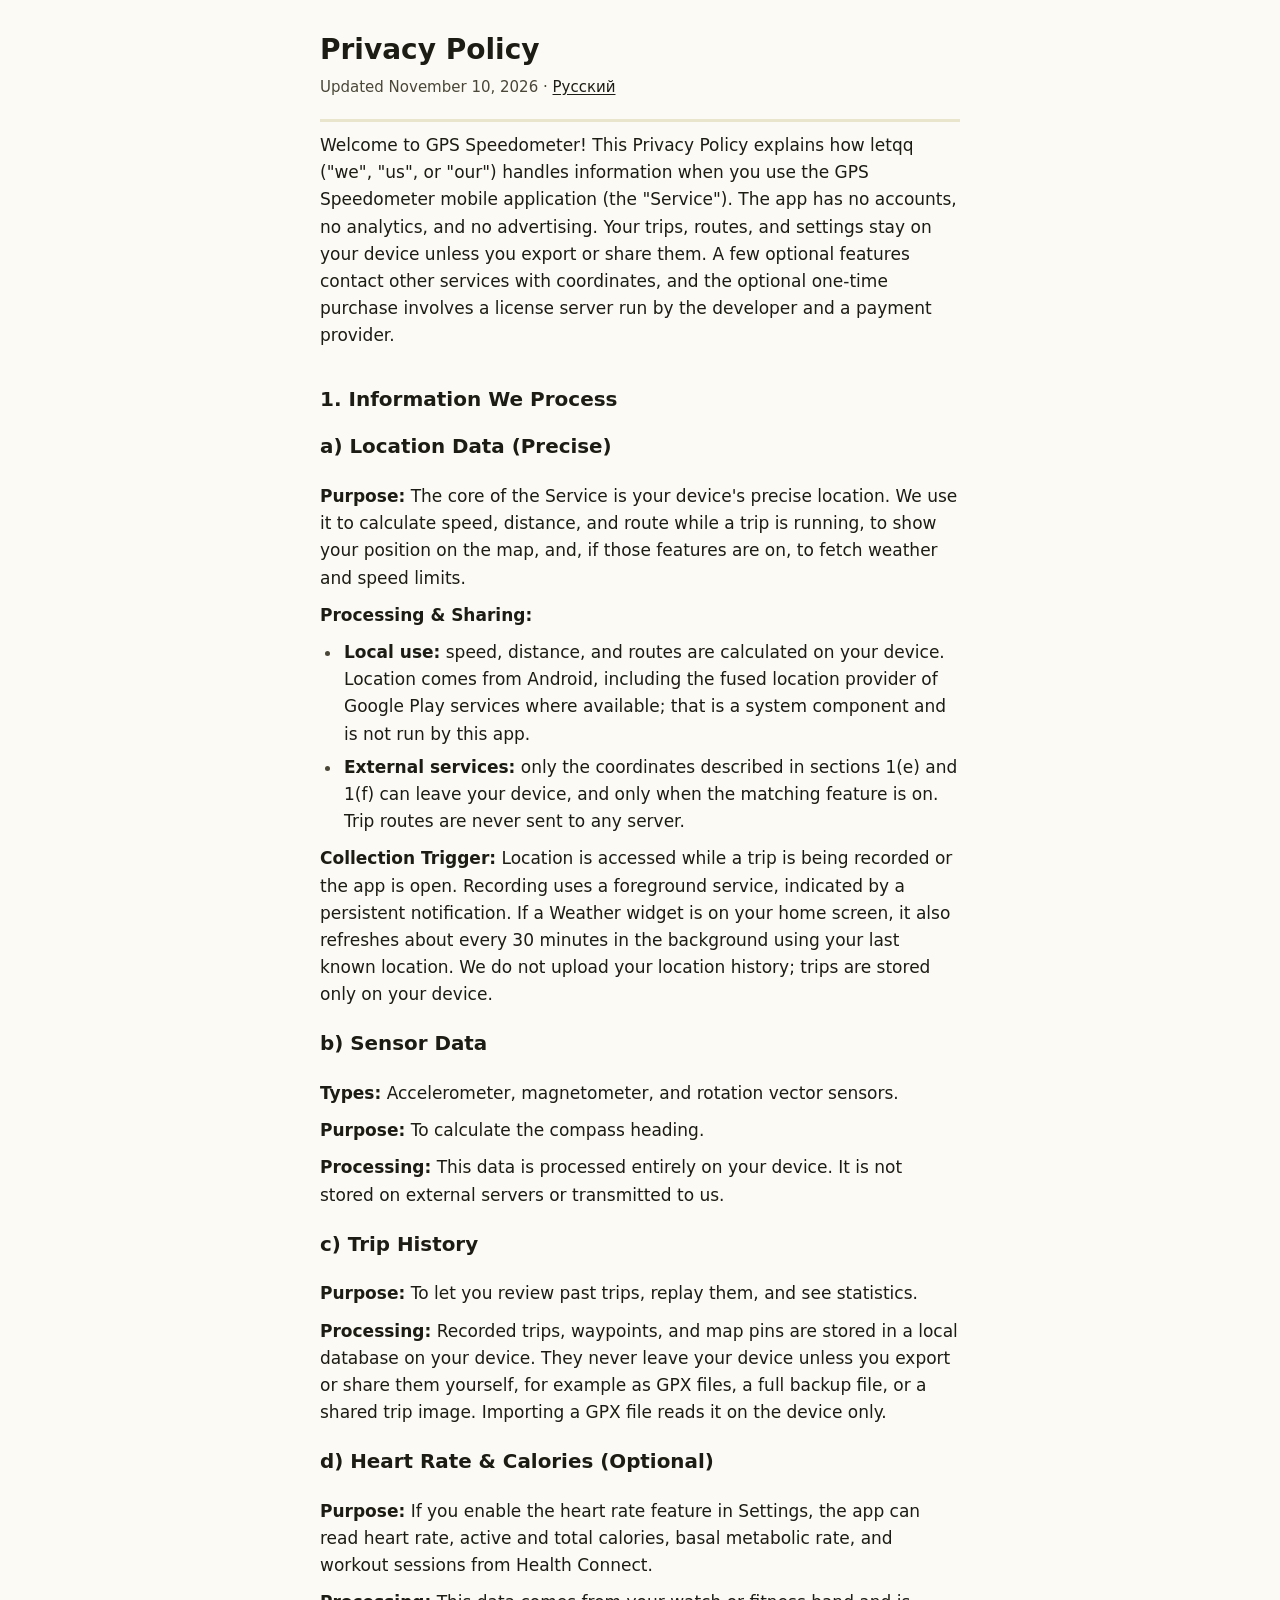
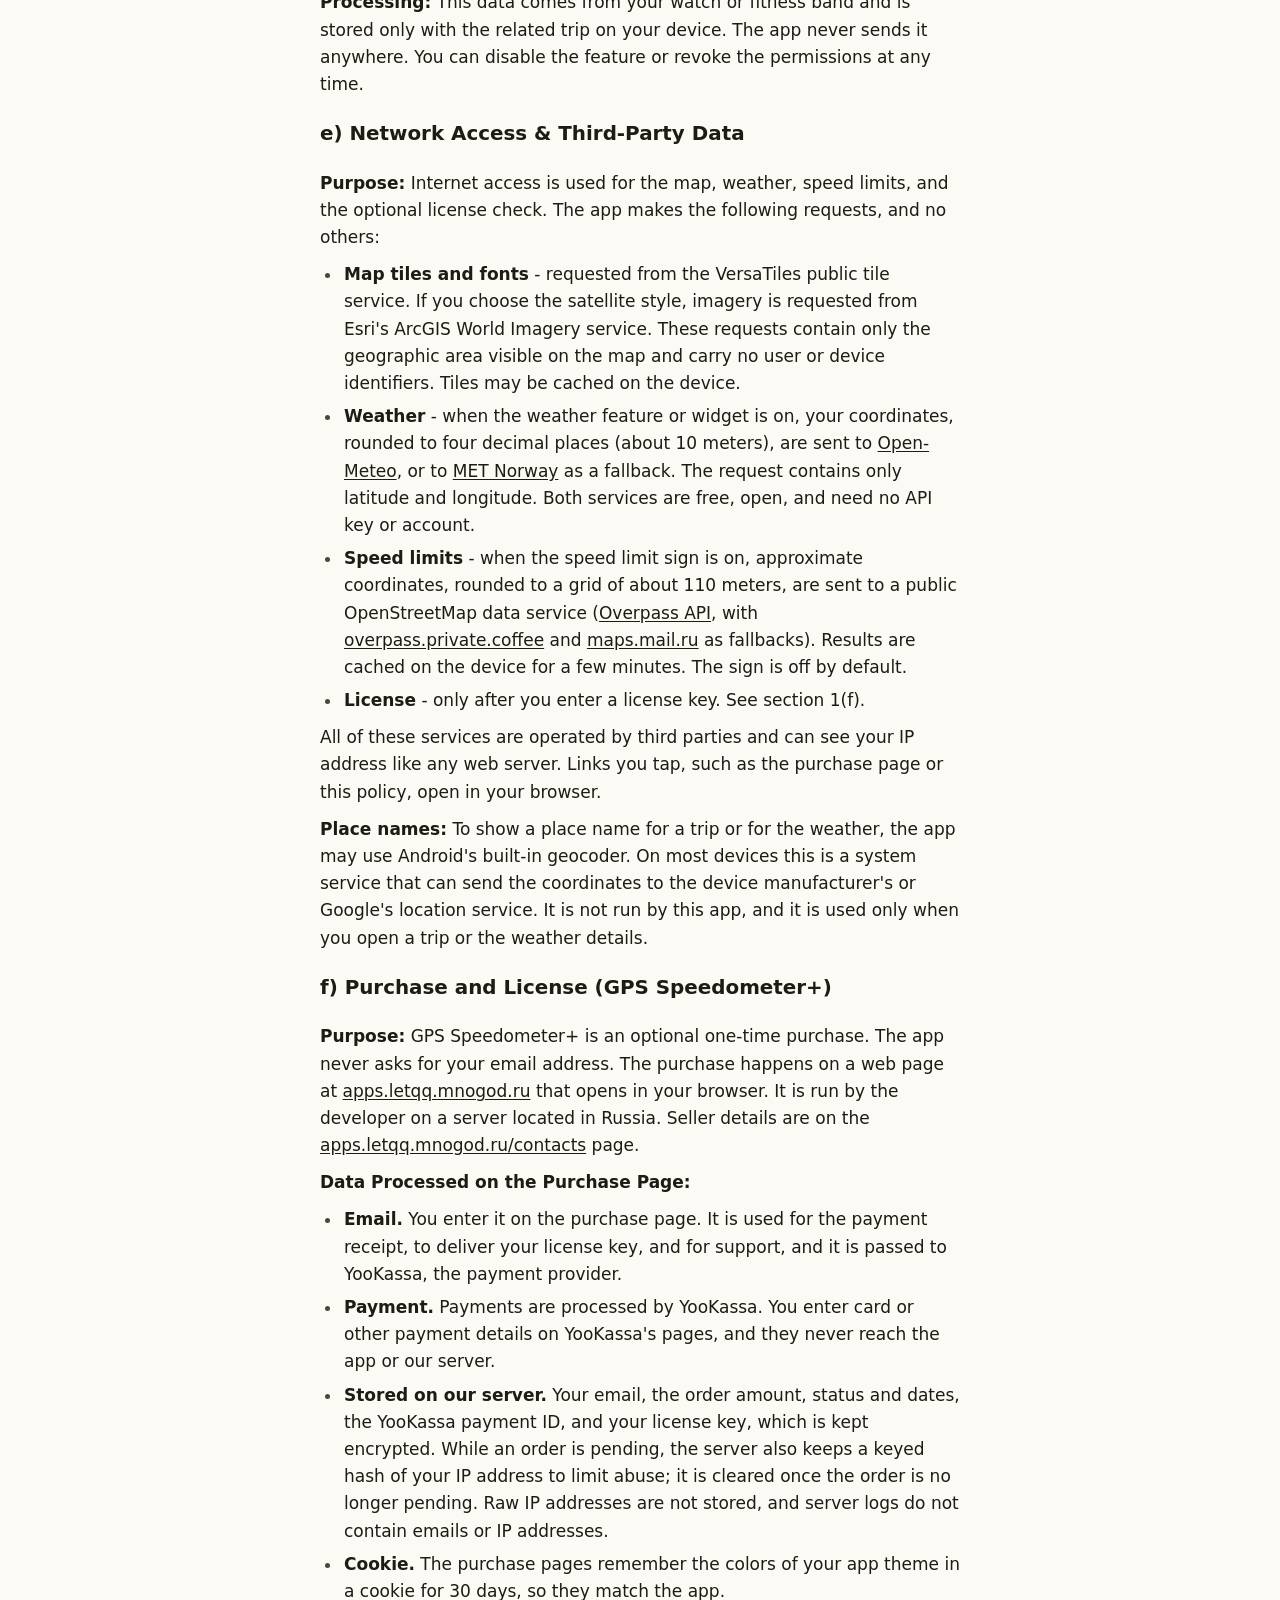
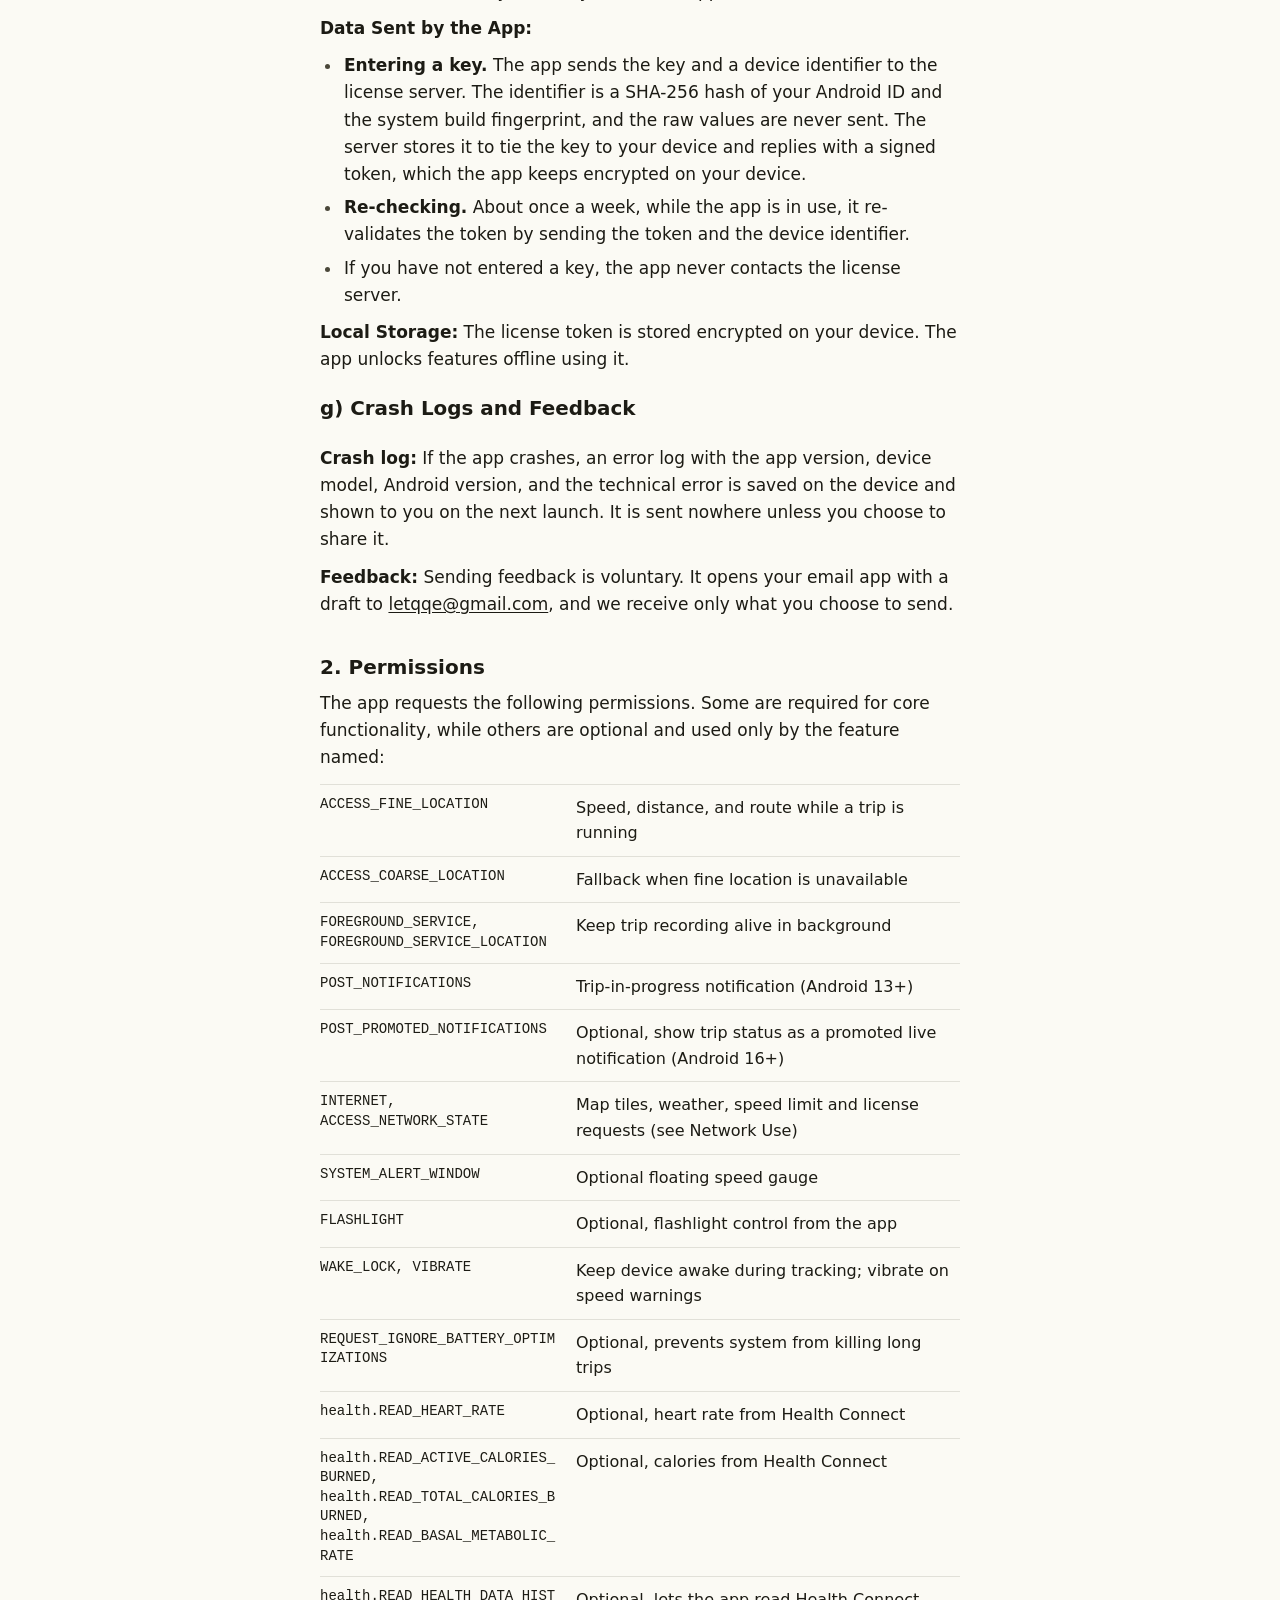
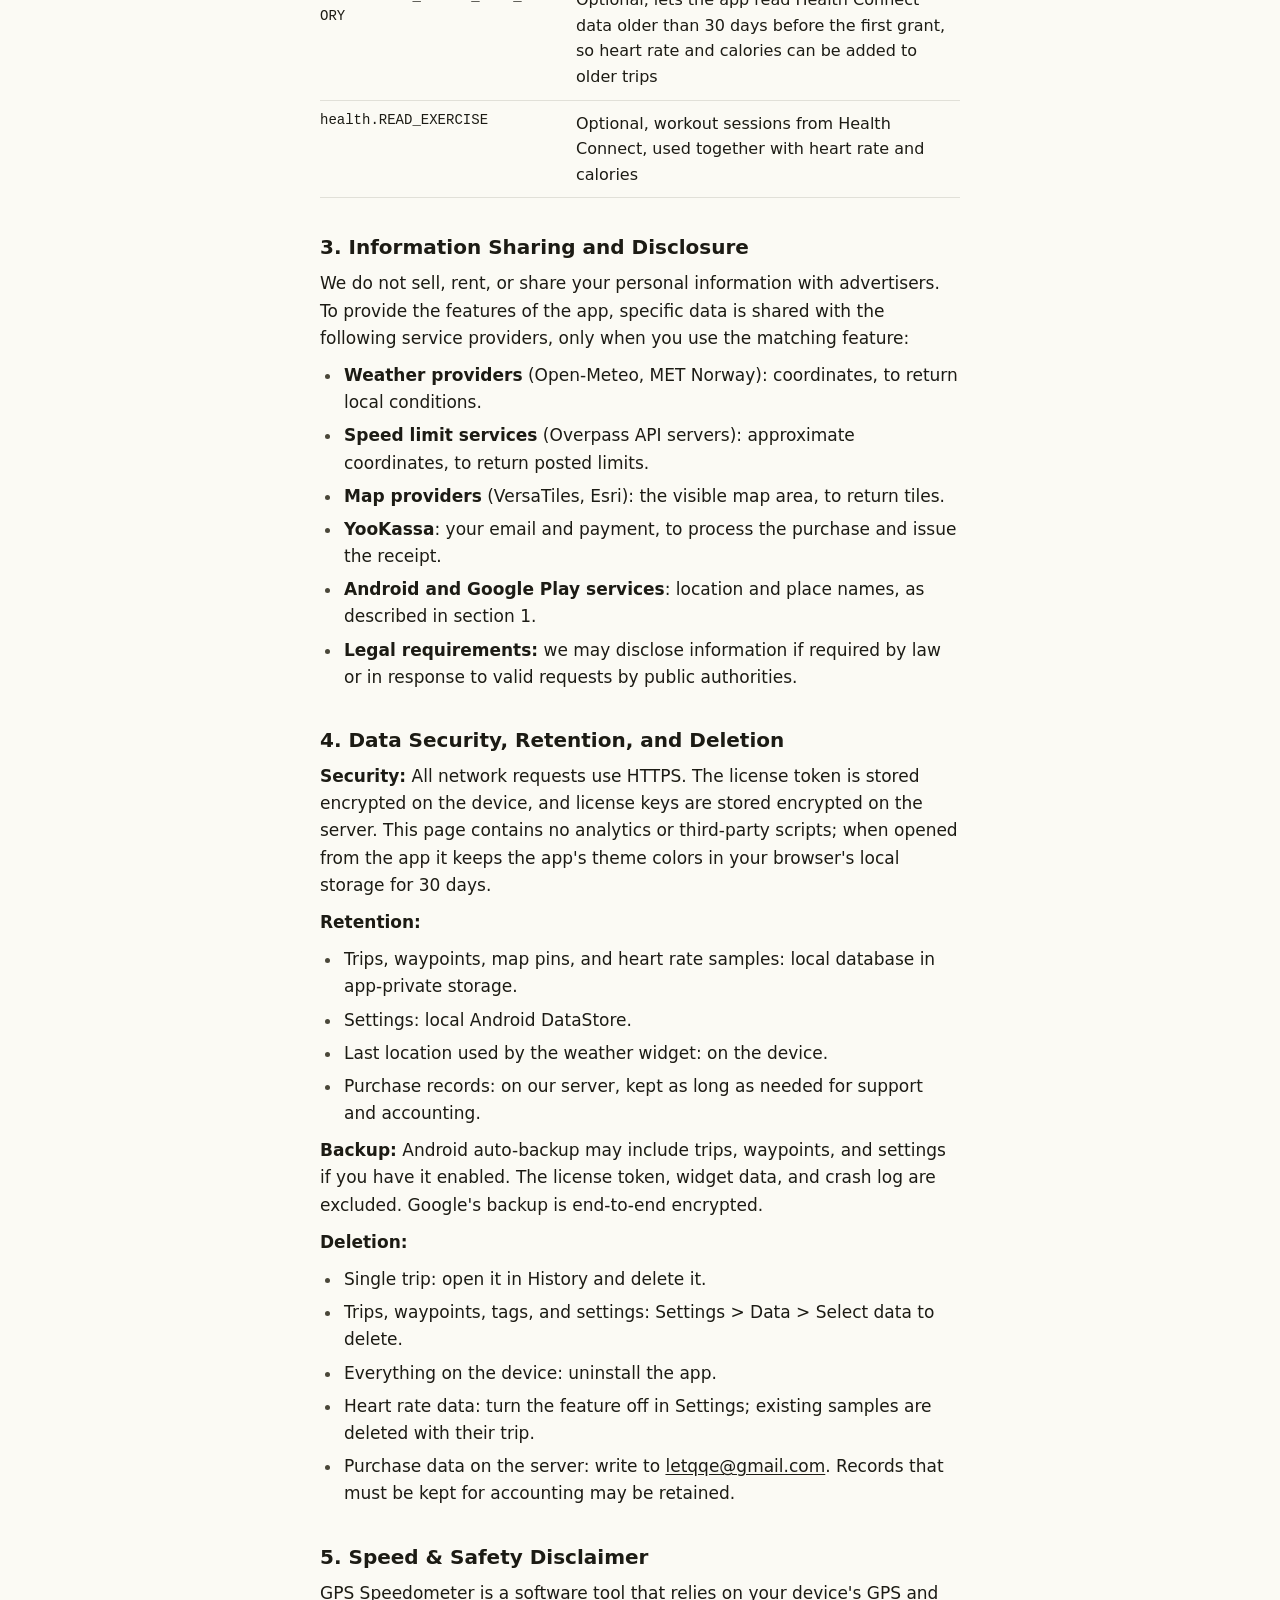
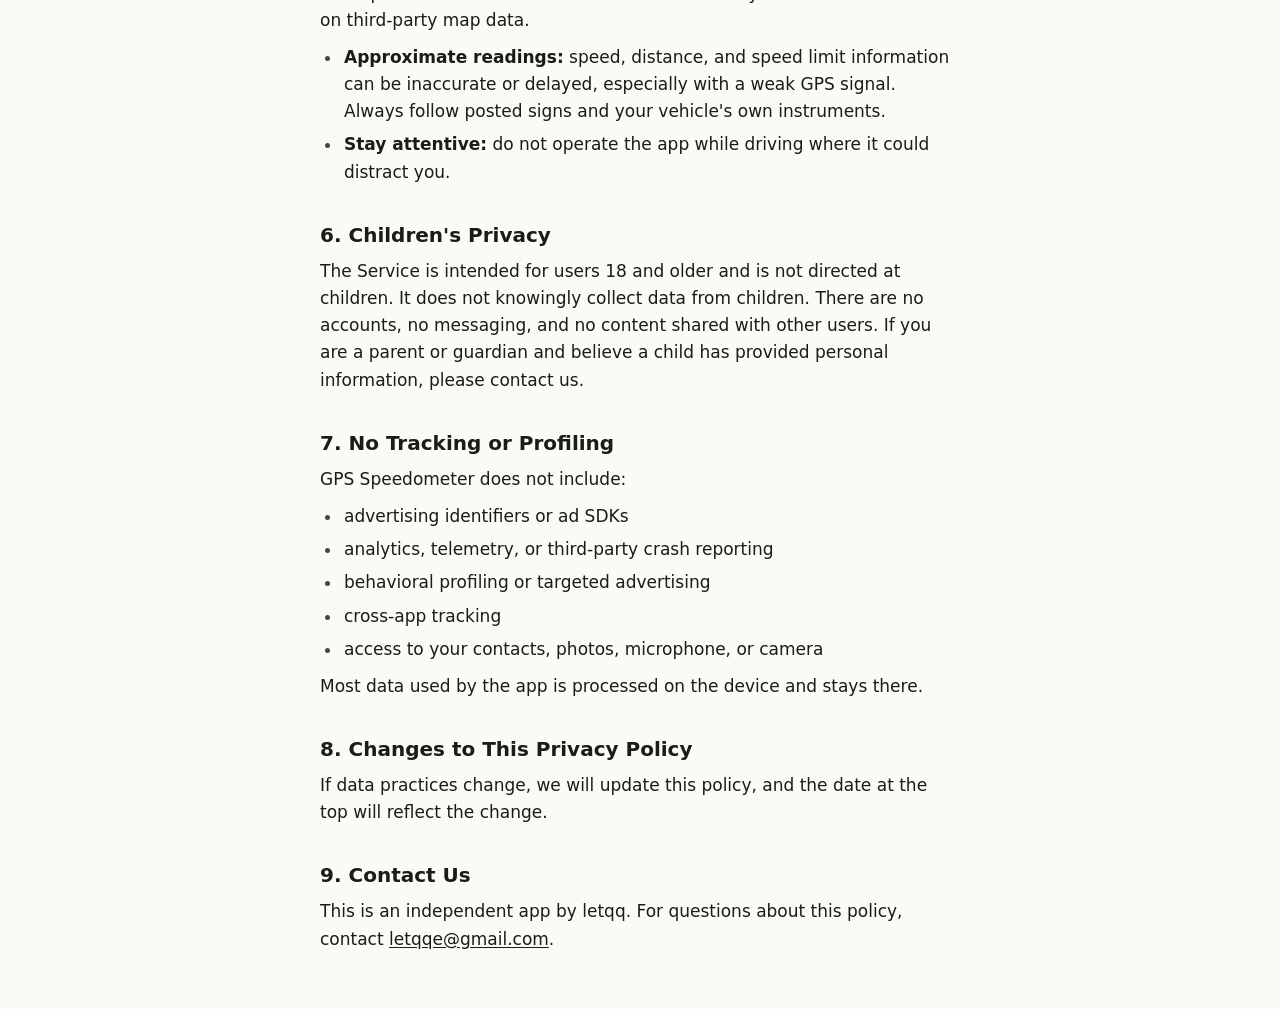
<file: index.html>
<!DOCTYPE html>
<html lang="en">
<head>
<meta charset="utf-8">
<meta name="viewport" content="width=device-width, initial-scale=1, viewport-fit=cover">
<meta name="color-scheme" content="light dark">
<meta name="theme-color" content="#635f48">
<title>Privacy Policy - GPS Speedometer</title>
<link rel="icon" type="image/png" href="favicon.png">
<link rel="stylesheet" href="style.css">
<script src="theme.js"></script>
</head>
<body>
<main>
<header>
<h1>Privacy Policy</h1>
<p class="meta">Updated November 10, 2026 · <a href="ru/" hreflang="ru">Русский</a></p>
</header>

<p>Welcome to GPS Speedometer! This Privacy Policy explains how letqq ("we", "us", or "our") handles information when you use the GPS Speedometer mobile application (the "Service"). The app has no accounts, no analytics, and no advertising. Your trips, routes, and settings stay on your device unless you export or share them. A few optional features contact other services with coordinates, and the optional one-time purchase involves a license server run by the developer and a payment provider.</p>

<section>
<h2>1. Information We Process</h2>
<h3>a) Location Data (Precise)</h3>
<p><strong>Purpose:</strong> The core of the Service is your device's precise location. We use it to calculate speed, distance, and route while a trip is running, to show your position on the map, and, if those features are on, to fetch weather and speed limits.</p>
<p><strong>Processing &amp; Sharing:</strong></p>
<ul>
<li><strong>Local use:</strong> speed, distance, and routes are calculated on your device. Location comes from Android, including the fused location provider of Google Play services where available; that is a system component and is not run by this app.</li>
<li><strong>External services:</strong> only the coordinates described in sections 1(e) and 1(f) can leave your device, and only when the matching feature is on. Trip routes are never sent to any server.</li>
</ul>
<p><strong>Collection Trigger:</strong> Location is accessed while a trip is being recorded or the app is open. Recording uses a foreground service, indicated by a persistent notification. If a Weather widget is on your home screen, it also refreshes about every 30 minutes in the background using your last known location. We do not upload your location history; trips are stored only on your device.</p>
<h3>b) Sensor Data</h3>
<p><strong>Types:</strong> Accelerometer, magnetometer, and rotation vector sensors.</p>
<p><strong>Purpose:</strong> To calculate the compass heading.</p>
<p><strong>Processing:</strong> This data is processed entirely on your device. It is not stored on external servers or transmitted to us.</p>
<h3>c) Trip History</h3>
<p><strong>Purpose:</strong> To let you review past trips, replay them, and see statistics.</p>
<p><strong>Processing:</strong> Recorded trips, waypoints, and map pins are stored in a local database on your device. They never leave your device unless you export or share them yourself, for example as GPX files, a full backup file, or a shared trip image. Importing a GPX file reads it on the device only.</p>
<h3>d) Heart Rate &amp; Calories (Optional)</h3>
<p><strong>Purpose:</strong> If you enable the heart rate feature in Settings, the app can read heart rate, active and total calories, basal metabolic rate, and workout sessions from Health Connect.</p>
<p><strong>Processing:</strong> This data comes from your watch or fitness band and is stored only with the related trip on your device. The app never sends it anywhere. You can disable the feature or revoke the permissions at any time.</p>
<h3>e) Network Access &amp; Third-Party Data</h3>
<p><strong>Purpose:</strong> Internet access is used for the map, weather, speed limits, and the optional license check. The app makes the following requests, and no others:</p>
<ul>
<li><strong>Map tiles and fonts</strong> - requested from the VersaTiles public tile service. If you choose the satellite style, imagery is requested from Esri's ArcGIS World Imagery service. These requests contain only the geographic area visible on the map and carry no user or device identifiers. Tiles may be cached on the device.</li>
<li><strong>Weather</strong> - when the weather feature or widget is on, your coordinates, rounded to four decimal places (about 10 meters), are sent to <a href="https://open-meteo.com">Open-Meteo</a>, or to <a href="https://api.met.no">MET Norway</a> as a fallback. The request contains only latitude and longitude. Both services are free, open, and need no API key or account.</li>
<li><strong>Speed limits</strong> - when the speed limit sign is on, approximate coordinates, rounded to a grid of about 110 meters, are sent to a public OpenStreetMap data service (<a href="https://overpass-api.de">Overpass API</a>, with <a href="https://overpass.private.coffee">overpass.private.coffee</a> and <a href="https://maps.mail.ru/osm/tools/overpass/">maps.mail.ru</a> as fallbacks). Results are cached on the device for a few minutes. The sign is off by default.</li>
<li><strong>License</strong> - only after you enter a license key. See section 1(f).</li>
</ul>
<p>All of these services are operated by third parties and can see your IP address like any web server. Links you tap, such as the purchase page or this policy, open in your browser.</p>
<p><strong>Place names:</strong> To show a place name for a trip or for the weather, the app may use Android's built-in geocoder. On most devices this is a system service that can send the coordinates to the device manufacturer's or Google's location service. It is not run by this app, and it is used only when you open a trip or the weather details.</p>
<h3>f) Purchase and License (GPS Speedometer+)</h3>
<p><strong>Purpose:</strong> GPS Speedometer+ is an optional one-time purchase. The app never asks for your email address. The purchase happens on a web page at <a href="https://apps.letqq.mnogod.ru/">apps.letqq.mnogod.ru</a> that opens in your browser. It is run by the developer on a server located in Russia. Seller details are on the <a href="https://apps.letqq.mnogod.ru/contacts">apps.letqq.mnogod.ru/contacts</a> page.</p>
<p><strong>Data Processed on the Purchase Page:</strong></p>
<ul>
<li><strong>Email.</strong> You enter it on the purchase page. It is used for the payment receipt, to deliver your license key, and for support, and it is passed to YooKassa, the payment provider.</li>
<li><strong>Payment.</strong> Payments are processed by YooKassa. You enter card or other payment details on YooKassa's pages, and they never reach the app or our server.</li>
<li><strong>Stored on our server.</strong> Your email, the order amount, status and dates, the YooKassa payment ID, and your license key, which is kept encrypted. While an order is pending, the server also keeps a keyed hash of your IP address to limit abuse; it is cleared once the order is no longer pending. Raw IP addresses are not stored, and server logs do not contain emails or IP addresses.</li>
<li><strong>Cookie.</strong> The purchase pages remember the colors of your app theme in a cookie for 30 days, so they match the app.</li>
</ul>
<p><strong>Data Sent by the App:</strong></p>
<ul>
<li><strong>Entering a key.</strong> The app sends the key and a device identifier to the license server. The identifier is a SHA-256 hash of your Android ID and the system build fingerprint, and the raw values are never sent. The server stores it to tie the key to your device and replies with a signed token, which the app keeps encrypted on your device.</li>
<li><strong>Re-checking.</strong> About once a week, while the app is in use, it re-validates the token by sending the token and the device identifier.</li>
<li>If you have not entered a key, the app never contacts the license server.</li>
</ul>
<p><strong>Local Storage:</strong> The license token is stored encrypted on your device. The app unlocks features offline using it.</p>
<h3>g) Crash Logs and Feedback</h3>
<p><strong>Crash log:</strong> If the app crashes, an error log with the app version, device model, Android version, and the technical error is saved on the device and shown to you on the next launch. It is sent nowhere unless you choose to share it.</p>
<p><strong>Feedback:</strong> Sending feedback is voluntary. It opens your email app with a draft to <a href="mailto:letqqe@gmail.com">letqqe@gmail.com</a>, and we receive only what you choose to send.</p>
</section>
<section>
<h2>2. Permissions</h2>
<p>The app requests the following permissions. Some are required for core functionality, while others are optional and used only by the feature named:</p>
<dl>
<div class="perm"><dt>ACCESS_FINE_LOCATION</dt><dd>Speed, distance, and route while a trip is running</dd></div>
<div class="perm"><dt>ACCESS_COARSE_LOCATION</dt><dd>Fallback when fine location is unavailable</dd></div>
<div class="perm"><dt>FOREGROUND_SERVICE, FOREGROUND_SERVICE_LOCATION</dt><dd>Keep trip recording alive in background</dd></div>
<div class="perm"><dt>POST_NOTIFICATIONS</dt><dd>Trip-in-progress notification (Android 13+)</dd></div>
<div class="perm"><dt>POST_PROMOTED_NOTIFICATIONS</dt><dd>Optional, show trip status as a promoted live notification (Android 16+)</dd></div>
<div class="perm"><dt>INTERNET, ACCESS_NETWORK_STATE</dt><dd>Map tiles, weather, speed limit and license requests (see Network Use)</dd></div>
<div class="perm"><dt>SYSTEM_ALERT_WINDOW</dt><dd>Optional floating speed gauge</dd></div>
<div class="perm"><dt>FLASHLIGHT</dt><dd>Optional, flashlight control from the app</dd></div>
<div class="perm"><dt>WAKE_LOCK, VIBRATE</dt><dd>Keep device awake during tracking; vibrate on speed warnings</dd></div>
<div class="perm"><dt>REQUEST_IGNORE_BATTERY_OPTIMIZATIONS</dt><dd>Optional, prevents system from killing long trips</dd></div>
<div class="perm"><dt>health.READ_HEART_RATE</dt><dd>Optional, heart rate from Health Connect</dd></div>
<div class="perm"><dt>health.READ_ACTIVE_CALORIES_BURNED, health.READ_TOTAL_CALORIES_BURNED, health.READ_BASAL_METABOLIC_RATE</dt><dd>Optional, calories from Health Connect</dd></div>
<div class="perm"><dt>health.READ_HEALTH_DATA_HISTORY</dt><dd>Optional, lets the app read Health Connect data older than 30 days before the first grant, so heart rate and calories can be added to older trips</dd></div>
<div class="perm"><dt>health.READ_EXERCISE</dt><dd>Optional, workout sessions from Health Connect, used together with heart rate and calories</dd></div>
</dl>
</section>
<section>
<h2>3. Information Sharing and Disclosure</h2>
<p>We do not sell, rent, or share your personal information with advertisers. To provide the features of the app, specific data is shared with the following service providers, only when you use the matching feature:</p>
<ul>
<li><strong>Weather providers</strong> (Open-Meteo, MET Norway): coordinates, to return local conditions.</li>
<li><strong>Speed limit services</strong> (Overpass API servers): approximate coordinates, to return posted limits.</li>
<li><strong>Map providers</strong> (VersaTiles, Esri): the visible map area, to return tiles.</li>
<li><strong>YooKassa</strong>: your email and payment, to process the purchase and issue the receipt.</li>
<li><strong>Android and Google Play services</strong>: location and place names, as described in section 1.</li>
<li><strong>Legal requirements:</strong> we may disclose information if required by law or in response to valid requests by public authorities.</li>
</ul>
</section>
<section>
<h2>4. Data Security, Retention, and Deletion</h2>
<p><strong>Security:</strong> All network requests use HTTPS. The license token is stored encrypted on the device, and license keys are stored encrypted on the server. This page contains no analytics or third-party scripts; when opened from the app it keeps the app's theme colors in your browser's local storage for 30 days.</p>
<p><strong>Retention:</strong></p>
<ul>
<li>Trips, waypoints, map pins, and heart rate samples: local database in app-private storage.</li>
<li>Settings: local Android DataStore.</li>
<li>Last location used by the weather widget: on the device.</li>
<li>Purchase records: on our server, kept as long as needed for support and accounting.</li>
</ul>
<p><strong>Backup:</strong> Android auto-backup may include trips, waypoints, and settings if you have it enabled. The license token, widget data, and crash log are excluded. Google's backup is end-to-end encrypted.</p>
<p><strong>Deletion:</strong></p>
<ul>
<li>Single trip: open it in History and delete it.</li>
<li>Trips, waypoints, tags, and settings: Settings &gt; Data &gt; Select data to delete.</li>
<li>Everything on the device: uninstall the app.</li>
<li>Heart rate data: turn the feature off in Settings; existing samples are deleted with their trip.</li>
<li>Purchase data on the server: write to <a href="mailto:letqqe@gmail.com">letqqe@gmail.com</a>. Records that must be kept for accounting may be retained.</li>
</ul>
</section>
<section>
<h2>5. Speed &amp; Safety Disclaimer</h2>
<p>GPS Speedometer is a software tool that relies on your device's GPS and on third-party map data.</p>
<ul>
<li><strong>Approximate readings:</strong> speed, distance, and speed limit information can be inaccurate or delayed, especially with a weak GPS signal. Always follow posted signs and your vehicle's own instruments.</li>
<li><strong>Stay attentive:</strong> do not operate the app while driving where it could distract you.</li>
</ul>
</section>
<section>
<h2>6. Children's Privacy</h2>
<p>The Service is intended for users 18 and older and is not directed at children. It does not knowingly collect data from children. There are no accounts, no messaging, and no content shared with other users. If you are a parent or guardian and believe a child has provided personal information, please contact us.</p>
</section>
<section>
<h2>7. No Tracking or Profiling</h2>
<p>GPS Speedometer does not include:</p>
<ul>
<li>advertising identifiers or ad SDKs</li>
<li>analytics, telemetry, or third-party crash reporting</li>
<li>behavioral profiling or targeted advertising</li>
<li>cross-app tracking</li>
<li>access to your contacts, photos, microphone, or camera</li>
</ul>
<p>Most data used by the app is processed on the device and stays there.</p>
</section>
<section>
<h2>8. Changes to This Privacy Policy</h2>
<p>If data practices change, we will update this policy, and the date at the top will reflect the change.</p>
</section>
<section>
<h2>9. Contact Us</h2>
<p>This is an independent app by letqq. For questions about this policy, contact <a href="mailto:letqqe@gmail.com">letqqe@gmail.com</a>.</p>
</section>
</main>
</body>
</html>
</file>
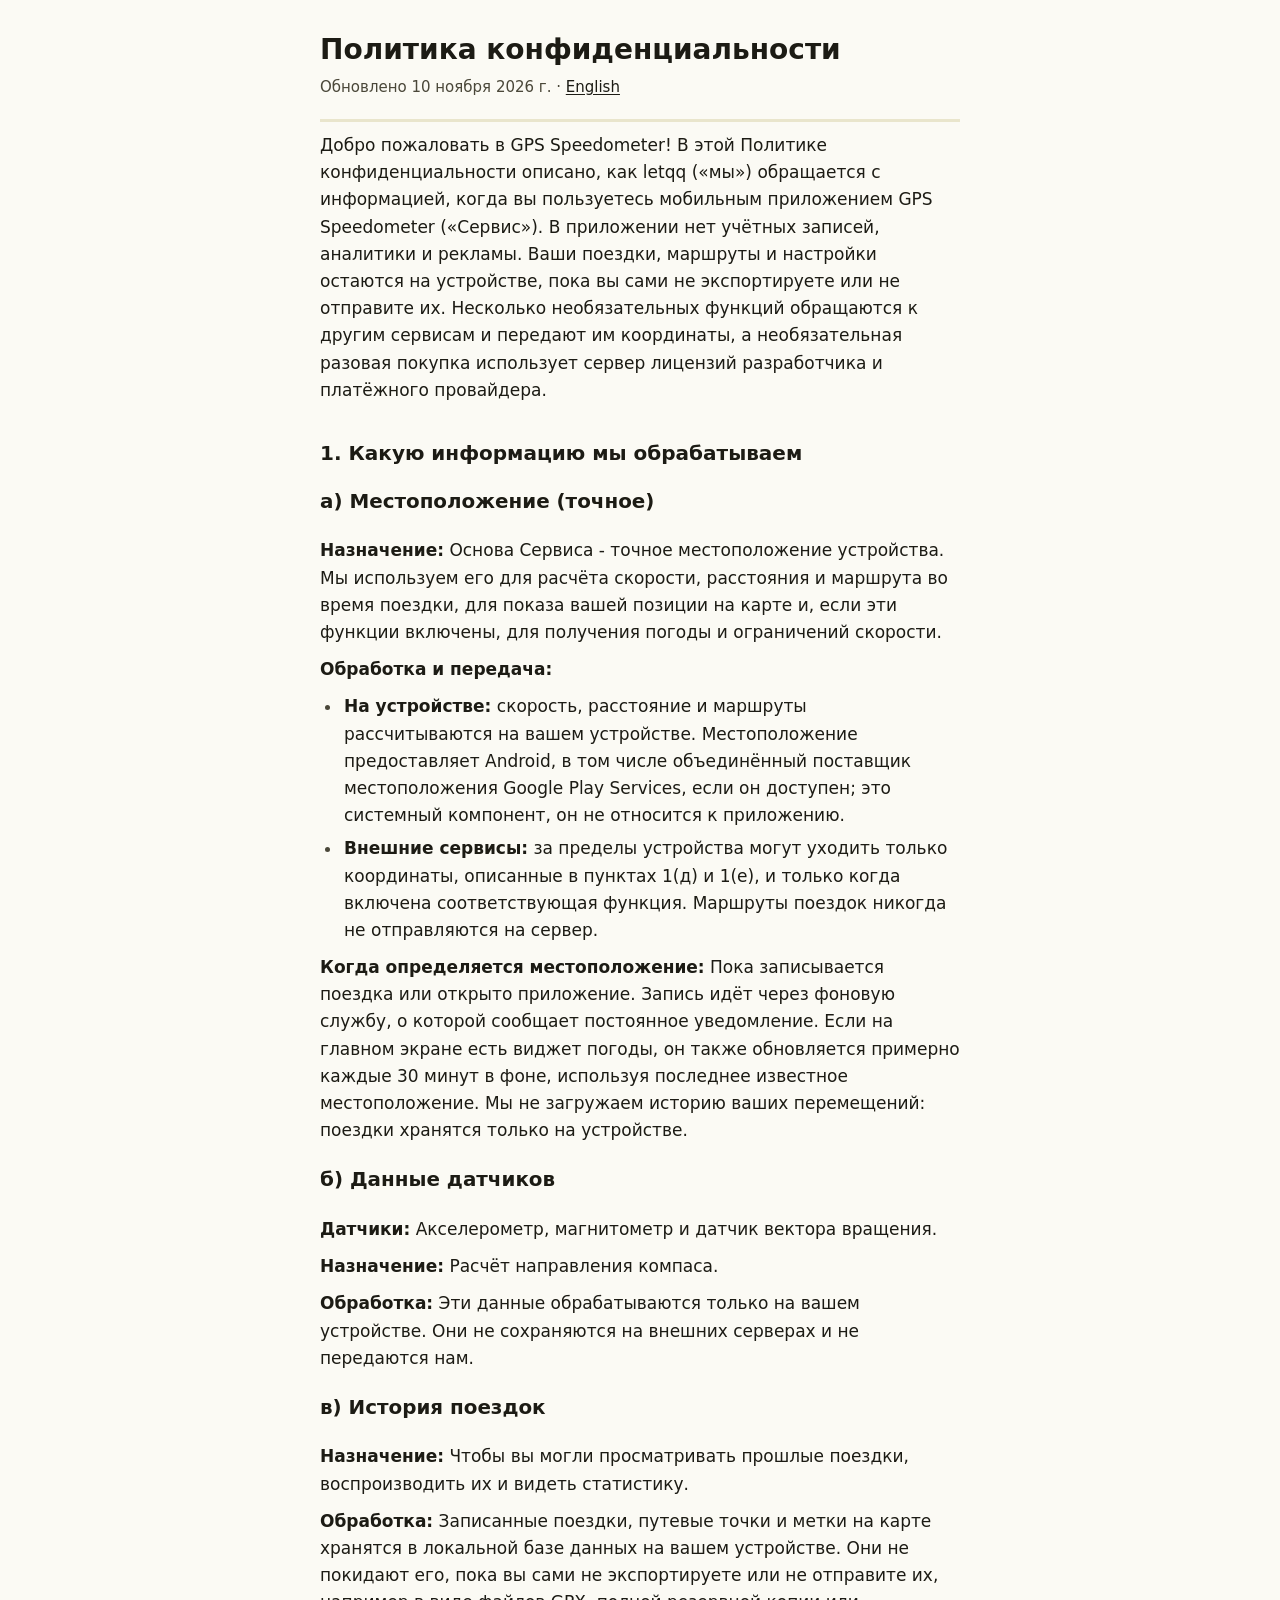
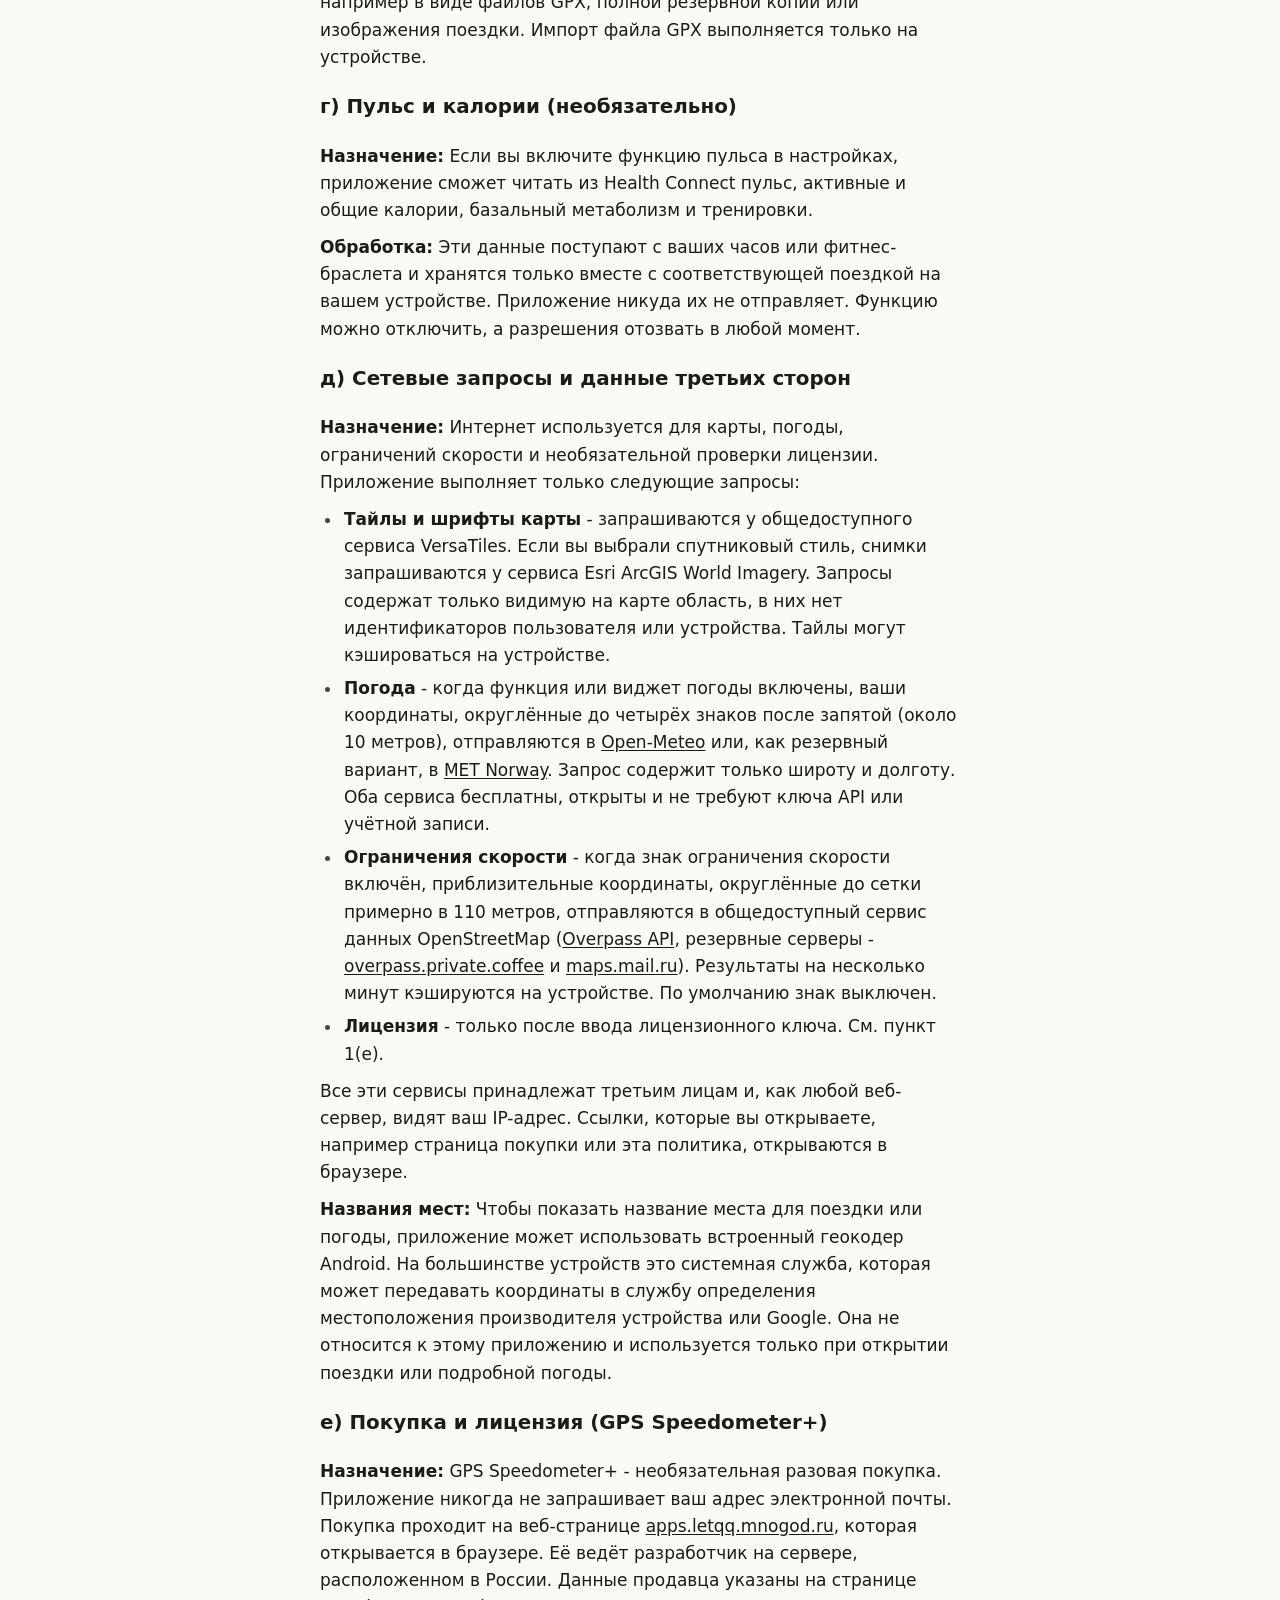
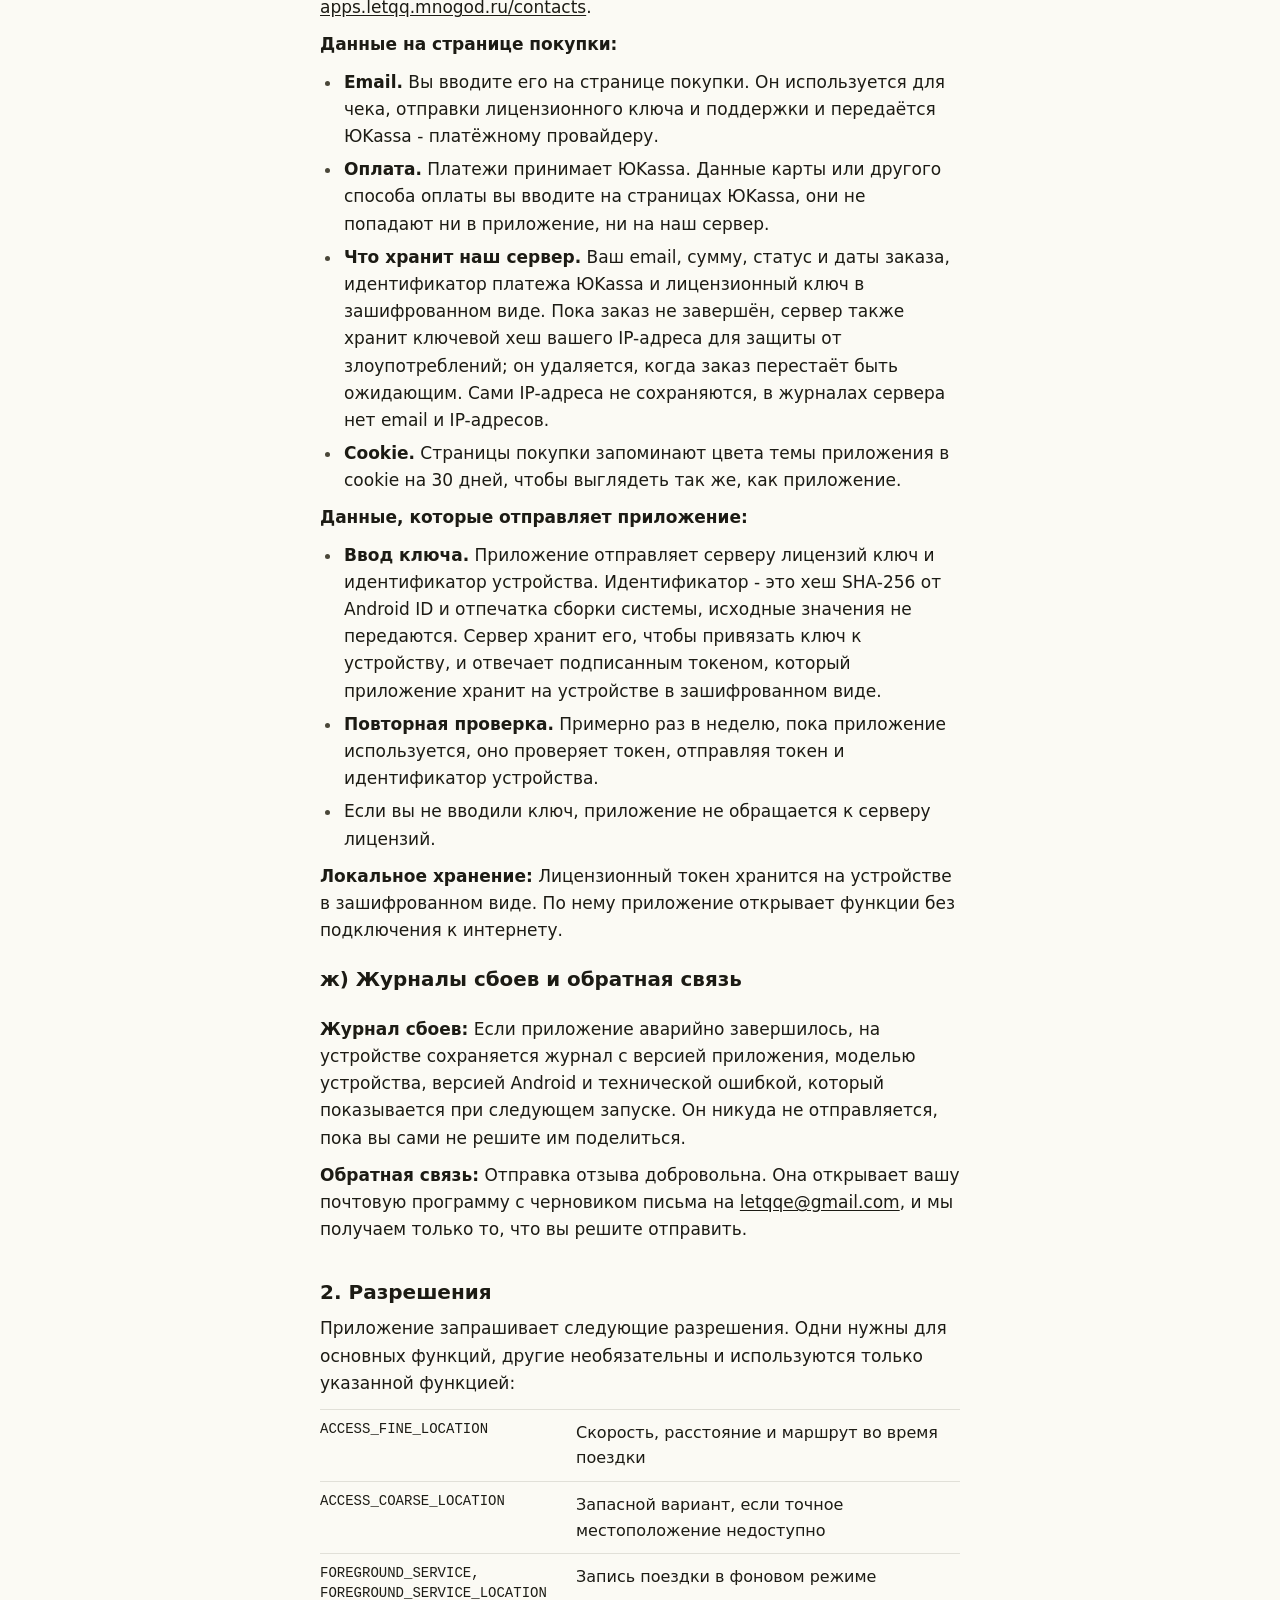
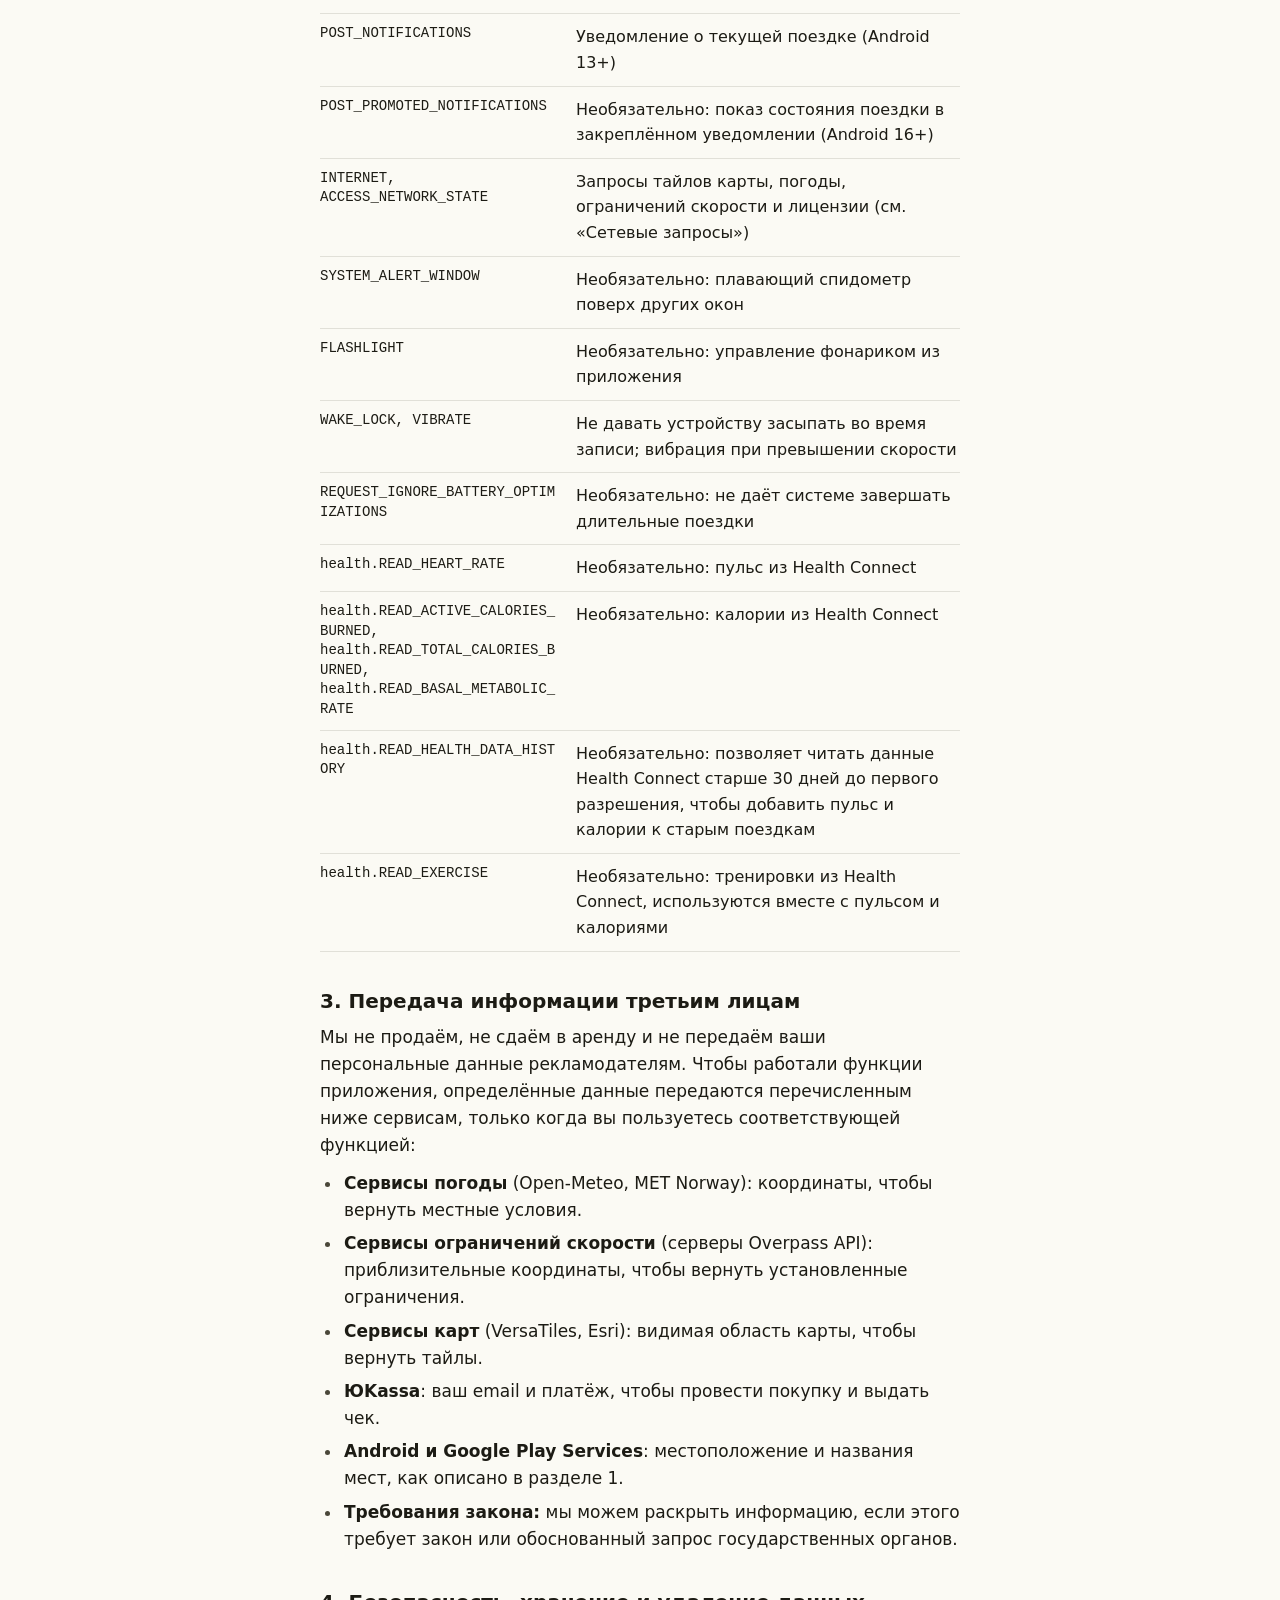
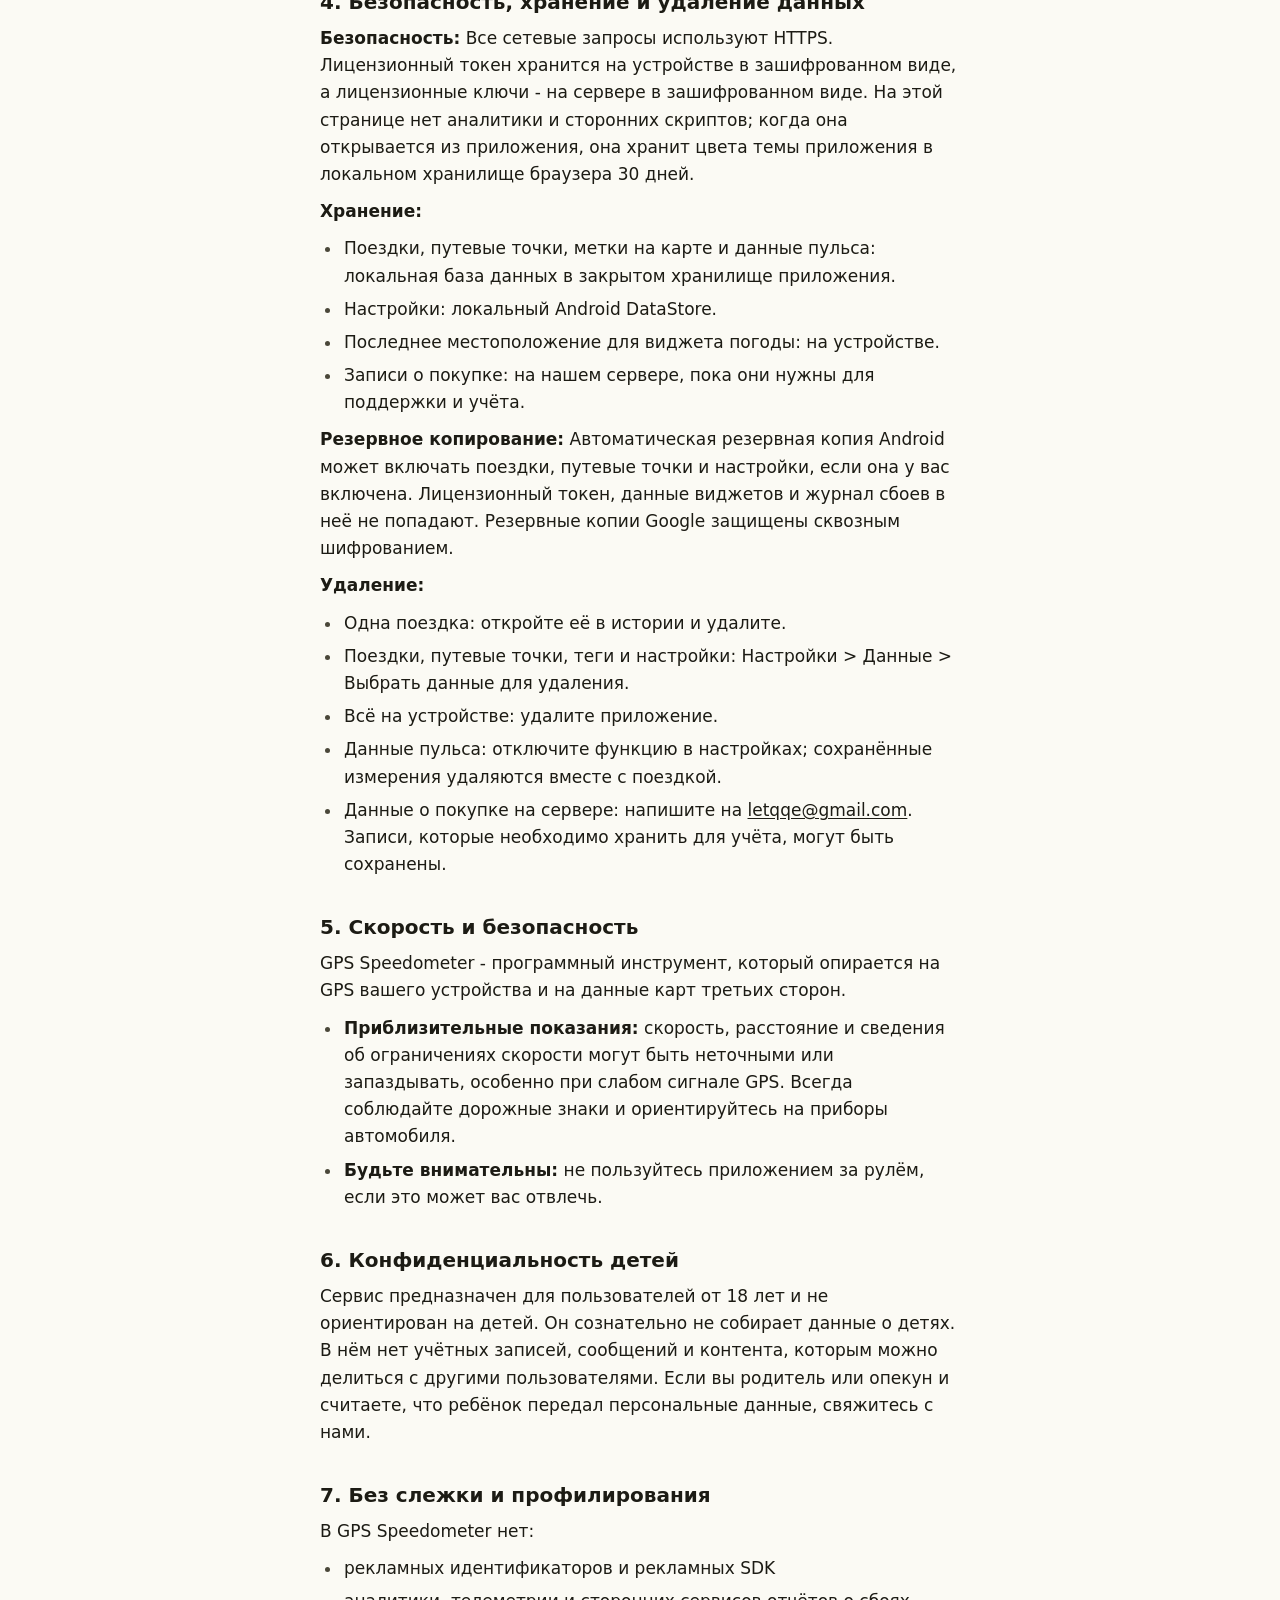
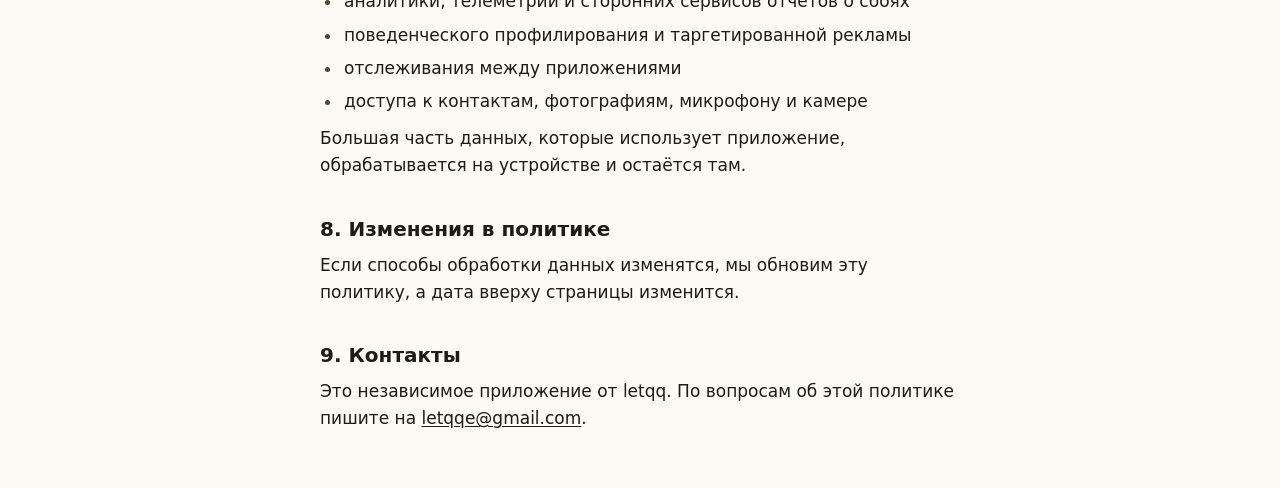
<file: ru/index.html>
<!DOCTYPE html>
<html lang="ru">
<head>
<meta charset="utf-8">
<meta name="viewport" content="width=device-width, initial-scale=1, viewport-fit=cover">
<meta name="color-scheme" content="light dark">
<meta name="theme-color" content="#635f48">
<title>Политика конфиденциальности - GPS Speedometer</title>
<link rel="icon" type="image/png" href="../favicon.png">
<link rel="stylesheet" href="../style.css">
<script src="../theme.js"></script>
</head>
<body>
<main>
<header>
<h1>Политика конфиденциальности</h1>
<p class="meta">Обновлено 10 ноября 2026 г. · <a href="../" hreflang="en">English</a></p>
</header>

<p>Добро пожаловать в GPS Speedometer! В этой Политике конфиденциальности описано, как letqq («мы») обращается с информацией, когда вы пользуетесь мобильным приложением GPS Speedometer («Сервис»). В приложении нет учётных записей, аналитики и рекламы. Ваши поездки, маршруты и настройки остаются на устройстве, пока вы сами не экспортируете или не отправите их. Несколько необязательных функций обращаются к другим сервисам и передают им координаты, а необязательная разовая покупка использует сервер лицензий разработчика и платёжного провайдера.</p>

<section>
<h2>1. Какую информацию мы обрабатываем</h2>
<h3>а) Местоположение (точное)</h3>
<p><strong>Назначение:</strong> Основа Сервиса - точное местоположение устройства. Мы используем его для расчёта скорости, расстояния и маршрута во время поездки, для показа вашей позиции на карте и, если эти функции включены, для получения погоды и ограничений скорости.</p>
<p><strong>Обработка и передача:</strong></p>
<ul>
<li><strong>На устройстве:</strong> скорость, расстояние и маршруты рассчитываются на вашем устройстве. Местоположение предоставляет Android, в том числе объединённый поставщик местоположения Google Play Services, если он доступен; это системный компонент, он не относится к приложению.</li>
<li><strong>Внешние сервисы:</strong> за пределы устройства могут уходить только координаты, описанные в пунктах 1(д) и 1(е), и только когда включена соответствующая функция. Маршруты поездок никогда не отправляются на сервер.</li>
</ul>
<p><strong>Когда определяется местоположение:</strong> Пока записывается поездка или открыто приложение. Запись идёт через фоновую службу, о которой сообщает постоянное уведомление. Если на главном экране есть виджет погоды, он также обновляется примерно каждые 30 минут в фоне, используя последнее известное местоположение. Мы не загружаем историю ваших перемещений: поездки хранятся только на устройстве.</p>
<h3>б) Данные датчиков</h3>
<p><strong>Датчики:</strong> Акселерометр, магнитометр и датчик вектора вращения.</p>
<p><strong>Назначение:</strong> Расчёт направления компаса.</p>
<p><strong>Обработка:</strong> Эти данные обрабатываются только на вашем устройстве. Они не сохраняются на внешних серверах и не передаются нам.</p>
<h3>в) История поездок</h3>
<p><strong>Назначение:</strong> Чтобы вы могли просматривать прошлые поездки, воспроизводить их и видеть статистику.</p>
<p><strong>Обработка:</strong> Записанные поездки, путевые точки и метки на карте хранятся в локальной базе данных на вашем устройстве. Они не покидают его, пока вы сами не экспортируете или не отправите их, например в виде файлов GPX, полной резервной копии или изображения поездки. Импорт файла GPX выполняется только на устройстве.</p>
<h3>г) Пульс и калории (необязательно)</h3>
<p><strong>Назначение:</strong> Если вы включите функцию пульса в настройках, приложение сможет читать из Health Connect пульс, активные и общие калории, базальный метаболизм и тренировки.</p>
<p><strong>Обработка:</strong> Эти данные поступают с ваших часов или фитнес-браслета и хранятся только вместе с соответствующей поездкой на вашем устройстве. Приложение никуда их не отправляет. Функцию можно отключить, а разрешения отозвать в любой момент.</p>
<h3>д) Сетевые запросы и данные третьих сторон</h3>
<p><strong>Назначение:</strong> Интернет используется для карты, погоды, ограничений скорости и необязательной проверки лицензии. Приложение выполняет только следующие запросы:</p>
<ul>
<li><strong>Тайлы и шрифты карты</strong> - запрашиваются у общедоступного сервиса VersaTiles. Если вы выбрали спутниковый стиль, снимки запрашиваются у сервиса Esri ArcGIS World Imagery. Запросы содержат только видимую на карте область, в них нет идентификаторов пользователя или устройства. Тайлы могут кэшироваться на устройстве.</li>
<li><strong>Погода</strong> - когда функция или виджет погоды включены, ваши координаты, округлённые до четырёх знаков после запятой (около 10 метров), отправляются в <a href="https://open-meteo.com">Open-Meteo</a> или, как резервный вариант, в <a href="https://api.met.no">MET Norway</a>. Запрос содержит только широту и долготу. Оба сервиса бесплатны, открыты и не требуют ключа API или учётной записи.</li>
<li><strong>Ограничения скорости</strong> - когда знак ограничения скорости включён, приблизительные координаты, округлённые до сетки примерно в 110 метров, отправляются в общедоступный сервис данных OpenStreetMap (<a href="https://overpass-api.de">Overpass API</a>, резервные серверы - <a href="https://overpass.private.coffee">overpass.private.coffee</a> и <a href="https://maps.mail.ru/osm/tools/overpass/">maps.mail.ru</a>). Результаты на несколько минут кэшируются на устройстве. По умолчанию знак выключен.</li>
<li><strong>Лицензия</strong> - только после ввода лицензионного ключа. См. пункт 1(е).</li>
</ul>
<p>Все эти сервисы принадлежат третьим лицам и, как любой веб-сервер, видят ваш IP-адрес. Ссылки, которые вы открываете, например страница покупки или эта политика, открываются в браузере.</p>
<p><strong>Названия мест:</strong> Чтобы показать название места для поездки или погоды, приложение может использовать встроенный геокодер Android. На большинстве устройств это системная служба, которая может передавать координаты в службу определения местоположения производителя устройства или Google. Она не относится к этому приложению и используется только при открытии поездки или подробной погоды.</p>
<h3>е) Покупка и лицензия (GPS Speedometer+)</h3>
<p><strong>Назначение:</strong> GPS Speedometer+ - необязательная разовая покупка. Приложение никогда не запрашивает ваш адрес электронной почты. Покупка проходит на веб-странице <a href="https://apps.letqq.mnogod.ru/">apps.letqq.mnogod.ru</a>, которая открывается в браузере. Её ведёт разработчик на сервере, расположенном в России. Данные продавца указаны на странице <a href="https://apps.letqq.mnogod.ru/contacts">apps.letqq.mnogod.ru/contacts</a>.</p>
<p><strong>Данные на странице покупки:</strong></p>
<ul>
<li><strong>Email.</strong> Вы вводите его на странице покупки. Он используется для чека, отправки лицензионного ключа и поддержки и передаётся ЮKassa - платёжному провайдеру.</li>
<li><strong>Оплата.</strong> Платежи принимает ЮKassa. Данные карты или другого способа оплаты вы вводите на страницах ЮKassa, они не попадают ни в приложение, ни на наш сервер.</li>
<li><strong>Что хранит наш сервер.</strong> Ваш email, сумму, статус и даты заказа, идентификатор платежа ЮKassa и лицензионный ключ в зашифрованном виде. Пока заказ не завершён, сервер также хранит ключевой хеш вашего IP-адреса для защиты от злоупотреблений; он удаляется, когда заказ перестаёт быть ожидающим. Сами IP-адреса не сохраняются, в журналах сервера нет email и IP-адресов.</li>
<li><strong>Cookie.</strong> Страницы покупки запоминают цвета темы приложения в cookie на 30 дней, чтобы выглядеть так же, как приложение.</li>
</ul>
<p><strong>Данные, которые отправляет приложение:</strong></p>
<ul>
<li><strong>Ввод ключа.</strong> Приложение отправляет серверу лицензий ключ и идентификатор устройства. Идентификатор - это хеш SHA-256 от Android ID и отпечатка сборки системы, исходные значения не передаются. Сервер хранит его, чтобы привязать ключ к устройству, и отвечает подписанным токеном, который приложение хранит на устройстве в зашифрованном виде.</li>
<li><strong>Повторная проверка.</strong> Примерно раз в неделю, пока приложение используется, оно проверяет токен, отправляя токен и идентификатор устройства.</li>
<li>Если вы не вводили ключ, приложение не обращается к серверу лицензий.</li>
</ul>
<p><strong>Локальное хранение:</strong> Лицензионный токен хранится на устройстве в зашифрованном виде. По нему приложение открывает функции без подключения к интернету.</p>
<h3>ж) Журналы сбоев и обратная связь</h3>
<p><strong>Журнал сбоев:</strong> Если приложение аварийно завершилось, на устройстве сохраняется журнал с версией приложения, моделью устройства, версией Android и технической ошибкой, который показывается при следующем запуске. Он никуда не отправляется, пока вы сами не решите им поделиться.</p>
<p><strong>Обратная связь:</strong> Отправка отзыва добровольна. Она открывает вашу почтовую программу с черновиком письма на <a href="mailto:letqqe@gmail.com">letqqe@gmail.com</a>, и мы получаем только то, что вы решите отправить.</p>
</section>
<section>
<h2>2. Разрешения</h2>
<p>Приложение запрашивает следующие разрешения. Одни нужны для основных функций, другие необязательны и используются только указанной функцией:</p>
<dl>
<div class="perm"><dt>ACCESS_FINE_LOCATION</dt><dd>Скорость, расстояние и маршрут во время поездки</dd></div>
<div class="perm"><dt>ACCESS_COARSE_LOCATION</dt><dd>Запасной вариант, если точное местоположение недоступно</dd></div>
<div class="perm"><dt>FOREGROUND_SERVICE, FOREGROUND_SERVICE_LOCATION</dt><dd>Запись поездки в фоновом режиме</dd></div>
<div class="perm"><dt>POST_NOTIFICATIONS</dt><dd>Уведомление о текущей поездке (Android 13+)</dd></div>
<div class="perm"><dt>POST_PROMOTED_NOTIFICATIONS</dt><dd>Необязательно: показ состояния поездки в закреплённом уведомлении (Android 16+)</dd></div>
<div class="perm"><dt>INTERNET, ACCESS_NETWORK_STATE</dt><dd>Запросы тайлов карты, погоды, ограничений скорости и лицензии (см. «Сетевые запросы»)</dd></div>
<div class="perm"><dt>SYSTEM_ALERT_WINDOW</dt><dd>Необязательно: плавающий спидометр поверх других окон</dd></div>
<div class="perm"><dt>FLASHLIGHT</dt><dd>Необязательно: управление фонариком из приложения</dd></div>
<div class="perm"><dt>WAKE_LOCK, VIBRATE</dt><dd>Не давать устройству засыпать во время записи; вибрация при превышении скорости</dd></div>
<div class="perm"><dt>REQUEST_IGNORE_BATTERY_OPTIMIZATIONS</dt><dd>Необязательно: не даёт системе завершать длительные поездки</dd></div>
<div class="perm"><dt>health.READ_HEART_RATE</dt><dd>Необязательно: пульс из Health Connect</dd></div>
<div class="perm"><dt>health.READ_ACTIVE_CALORIES_BURNED, health.READ_TOTAL_CALORIES_BURNED, health.READ_BASAL_METABOLIC_RATE</dt><dd>Необязательно: калории из Health Connect</dd></div>
<div class="perm"><dt>health.READ_HEALTH_DATA_HISTORY</dt><dd>Необязательно: позволяет читать данные Health Connect старше 30 дней до первого разрешения, чтобы добавить пульс и калории к старым поездкам</dd></div>
<div class="perm"><dt>health.READ_EXERCISE</dt><dd>Необязательно: тренировки из Health Connect, используются вместе с пульсом и калориями</dd></div>
</dl>
</section>
<section>
<h2>3. Передача информации третьим лицам</h2>
<p>Мы не продаём, не сдаём в аренду и не передаём ваши персональные данные рекламодателям. Чтобы работали функции приложения, определённые данные передаются перечисленным ниже сервисам, только когда вы пользуетесь соответствующей функцией:</p>
<ul>
<li><strong>Сервисы погоды</strong> (Open-Meteo, MET Norway): координаты, чтобы вернуть местные условия.</li>
<li><strong>Сервисы ограничений скорости</strong> (серверы Overpass API): приблизительные координаты, чтобы вернуть установленные ограничения.</li>
<li><strong>Сервисы карт</strong> (VersaTiles, Esri): видимая область карты, чтобы вернуть тайлы.</li>
<li><strong>ЮKassa</strong>: ваш email и платёж, чтобы провести покупку и выдать чек.</li>
<li><strong>Android и Google Play Services</strong>: местоположение и названия мест, как описано в разделе 1.</li>
<li><strong>Требования закона:</strong> мы можем раскрыть информацию, если этого требует закон или обоснованный запрос государственных органов.</li>
</ul>
</section>
<section>
<h2>4. Безопасность, хранение и удаление данных</h2>
<p><strong>Безопасность:</strong> Все сетевые запросы используют HTTPS. Лицензионный токен хранится на устройстве в зашифрованном виде, а лицензионные ключи - на сервере в зашифрованном виде. На этой странице нет аналитики и сторонних скриптов; когда она открывается из приложения, она хранит цвета темы приложения в локальном хранилище браузера 30 дней.</p>
<p><strong>Хранение:</strong></p>
<ul>
<li>Поездки, путевые точки, метки на карте и данные пульса: локальная база данных в закрытом хранилище приложения.</li>
<li>Настройки: локальный Android DataStore.</li>
<li>Последнее местоположение для виджета погоды: на устройстве.</li>
<li>Записи о покупке: на нашем сервере, пока они нужны для поддержки и учёта.</li>
</ul>
<p><strong>Резервное копирование:</strong> Автоматическая резервная копия Android может включать поездки, путевые точки и настройки, если она у вас включена. Лицензионный токен, данные виджетов и журнал сбоев в неё не попадают. Резервные копии Google защищены сквозным шифрованием.</p>
<p><strong>Удаление:</strong></p>
<ul>
<li>Одна поездка: откройте её в истории и удалите.</li>
<li>Поездки, путевые точки, теги и настройки: Настройки &gt; Данные &gt; Выбрать данные для удаления.</li>
<li>Всё на устройстве: удалите приложение.</li>
<li>Данные пульса: отключите функцию в настройках; сохранённые измерения удаляются вместе с поездкой.</li>
<li>Данные о покупке на сервере: напишите на <a href="mailto:letqqe@gmail.com">letqqe@gmail.com</a>. Записи, которые необходимо хранить для учёта, могут быть сохранены.</li>
</ul>
</section>
<section>
<h2>5. Скорость и безопасность</h2>
<p>GPS Speedometer - программный инструмент, который опирается на GPS вашего устройства и на данные карт третьих сторон.</p>
<ul>
<li><strong>Приблизительные показания:</strong> скорость, расстояние и сведения об ограничениях скорости могут быть неточными или запаздывать, особенно при слабом сигнале GPS. Всегда соблюдайте дорожные знаки и ориентируйтесь на приборы автомобиля.</li>
<li><strong>Будьте внимательны:</strong> не пользуйтесь приложением за рулём, если это может вас отвлечь.</li>
</ul>
</section>
<section>
<h2>6. Конфиденциальность детей</h2>
<p>Сервис предназначен для пользователей от 18 лет и не ориентирован на детей. Он сознательно не собирает данные о детях. В нём нет учётных записей, сообщений и контента, которым можно делиться с другими пользователями. Если вы родитель или опекун и считаете, что ребёнок передал персональные данные, свяжитесь с нами.</p>
</section>
<section>
<h2>7. Без слежки и профилирования</h2>
<p>В GPS Speedometer нет:</p>
<ul>
<li>рекламных идентификаторов и рекламных SDK</li>
<li>аналитики, телеметрии и сторонних сервисов отчётов о сбоях</li>
<li>поведенческого профилирования и таргетированной рекламы</li>
<li>отслеживания между приложениями</li>
<li>доступа к контактам, фотографиям, микрофону и камере</li>
</ul>
<p>Большая часть данных, которые использует приложение, обрабатывается на устройстве и остаётся там.</p>
</section>
<section>
<h2>8. Изменения в политике</h2>
<p>Если способы обработки данных изменятся, мы обновим эту политику, а дата вверху страницы изменится.</p>
</section>
<section>
<h2>9. Контакты</h2>
<p>Это независимое приложение от letqq. По вопросам об этой политике пишите на <a href="mailto:letqqe@gmail.com">letqqe@gmail.com</a>.</p>
</section>
</main>
</body>
</html>
</file>
<file: style.css>
:root {
  color-scheme: light dark;
  --bg: #fbfaf4;
  --fg: #1c1b14;
  --fgv: #4a4739;
  --pr: #635f48;
  --onpr: #ffffff;
  --prc: #e9e5cc;
  --onprc: #1e1c0c;
  --ol: #7b7767;
  --olv: #cbc7b5;
  --line: #e1e0d8;
  --ibox: #eceae3;
  --iglyph: #716d58;
  --fg-rgb: 28, 27, 20;
  --onprc-rgb: 30, 28, 12;
}

@media (prefers-color-scheme: dark) {
  :root {
    --bg: #14130d;
    --fg: #e6e2d6;
    --fgv: #cac6b5;
    --pr: #cdc8a4;
    --onpr: #333118;
    --prc: #4a472f;
    --onprc: #e9e5cc;
    --ol: #949080;
    --olv: #494739;
    --line: #2e2c24;
    --ibox: #26251c;
    --iglyph: #bcb896;
    --fg-rgb: 230, 226, 214;
    --onprc-rgb: 233, 229, 204;
  }
}

* {
  box-sizing: border-box;
}

html {
  -webkit-text-size-adjust: 100%;
  text-size-adjust: 100%;
}

body {
  margin: 0;
  background: var(--bg);
  color: var(--fg);
  font: 400 17px/1.6 Roboto, "Noto Sans", system-ui, -apple-system, "Segoe UI", sans-serif;
  -webkit-font-smoothing: antialiased;
}

main {
  max-width: 680px;
  margin: 0 auto;
  padding: 32px 20px 56px;
}

header {
  padding-bottom: 20px;
  margin-bottom: 8px;
  border-bottom: 3px solid var(--prc);
}

h1 {
  margin: 0;
  font-size: 28px;
  line-height: 1.25;
  font-weight: 600;
}

.meta {
  margin: 8px 0 0;
  font-size: 15px;
  color: var(--fgv);
}

h2 {
  margin: 36px 0 0;
  font-size: 20px;
  line-height: 1.3;
  font-weight: 600;
}

p {
  margin: 10px 0 0;
}

a {
  color: var(--fg);
  text-underline-offset: 2px;
}

a:focus-visible {
  outline: 2px solid var(--pr);
  outline-offset: 2px;
}

ul {
  margin: 10px 0 0;
  padding-left: 22px;
}

li {
  margin: 6px 0 0;
  padding-left: 2px;
}

li::marker {
  color: var(--fgv);
}

strong {
  font-weight: 600;
}

dl {
  margin: 12px 0 0;
}

.perm {
  padding: 10px 0;
  border-top: 1px solid var(--line);
}

.perm:last-child {
  border-bottom: 1px solid var(--line);
}

dt {
  font: 500 14px/1.4 ui-monospace, "Roboto Mono", Consolas, monospace;
  overflow-wrap: anywhere;
}

dd {
  margin: 2px 0 0;
  font-size: 16px;
}

@media (min-width: 560px) {
  .perm {
    display: grid;
    grid-template-columns: 240px 1fr;
    gap: 16px;
  }

  dd {
    margin: 0;
  }
}
</file>
